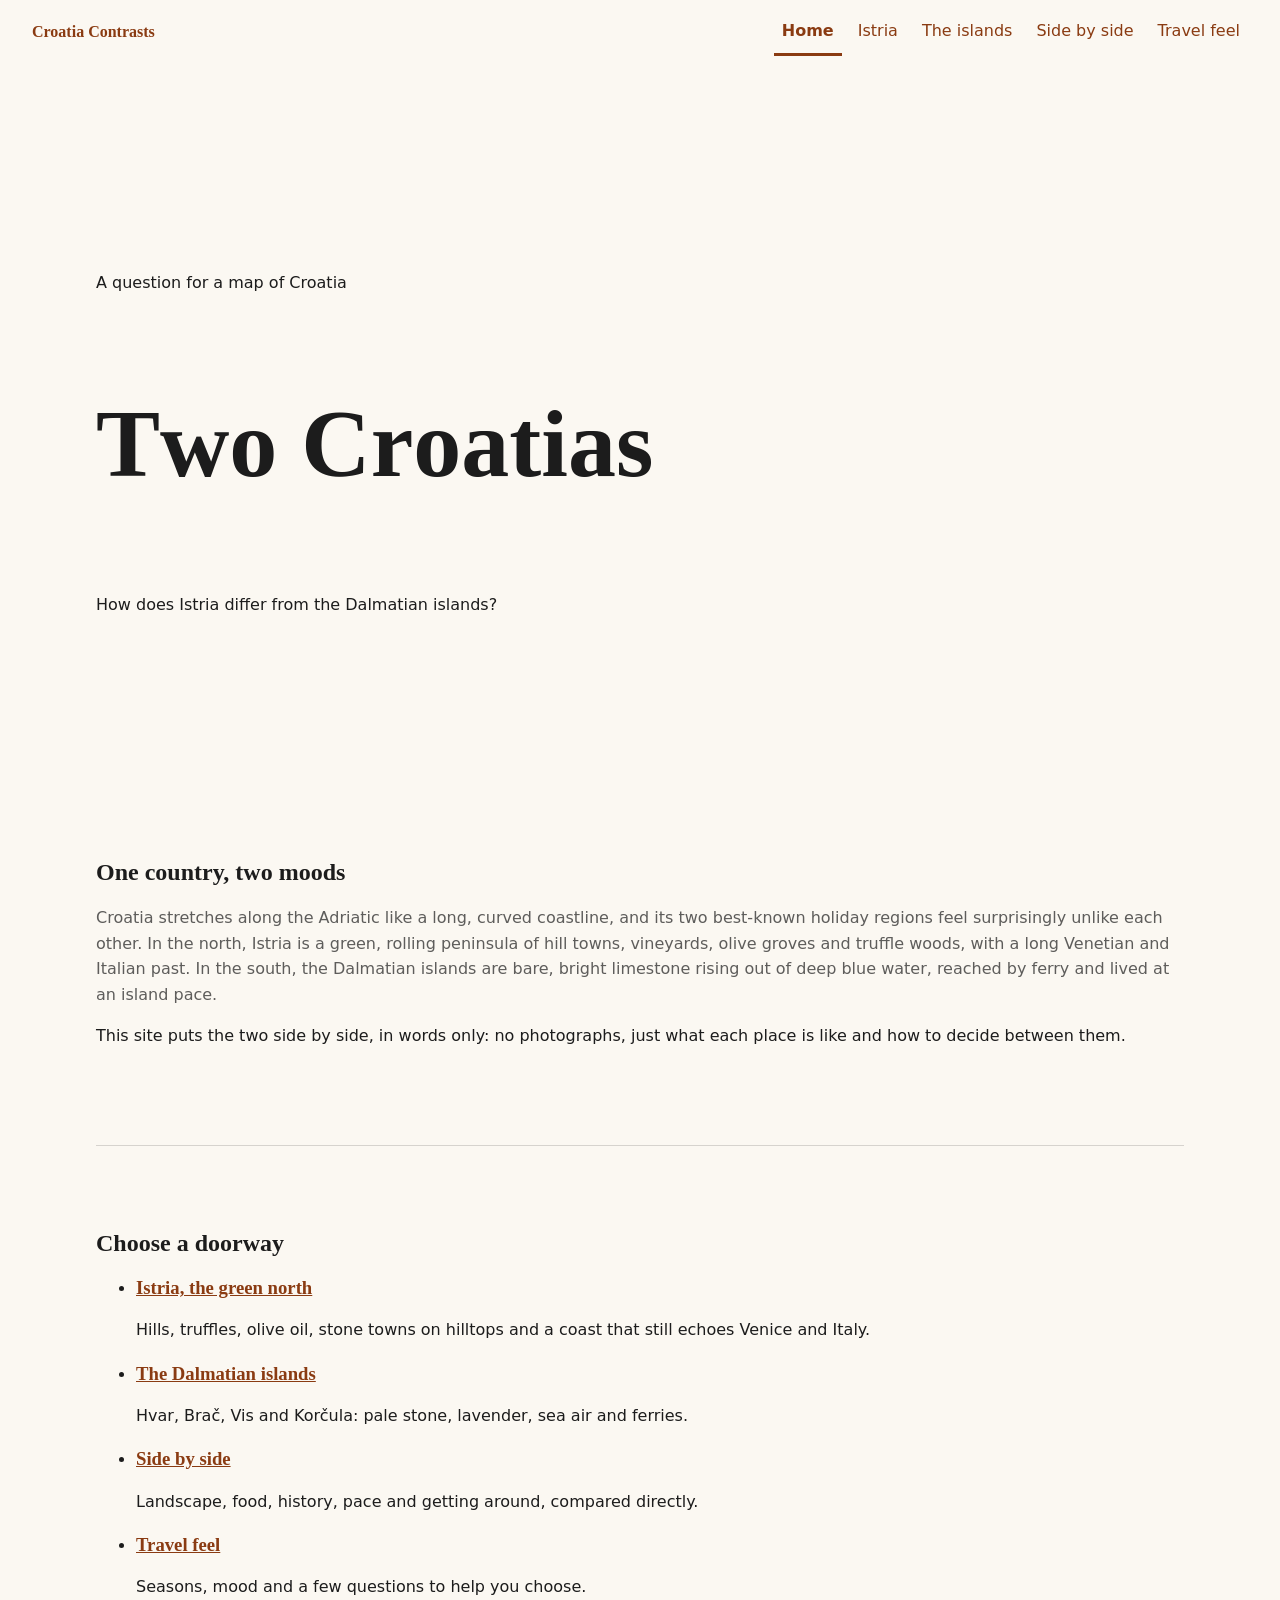
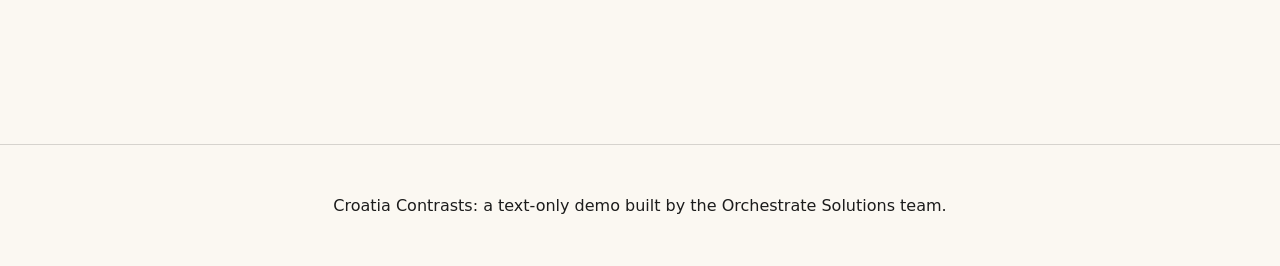
<file: index.html>
<!doctype html>
<html lang="en">
<head>
<meta charset="utf-8">
<meta name="viewport" content="width=device-width, initial-scale=1">
<title>Two Croatias | Croatia Contrasts</title>
<meta name="description" content="Home: the question and a doorway to each coast.">
<link rel="stylesheet" href="css/tokens.css">
<link rel="stylesheet" href="css/layout.css">
<link rel="stylesheet" href="css/site.css">
</head>
<body>
<a class="skip-link" href="#main">Skip to content</a>
<header class="site-header">
<a class="brand" href="index.html">Croatia Contrasts</a>
<nav aria-label="Main"><ul><li><a href="index.html" aria-current="page">Home</a></li><li><a href="pages/istria.html">Istria</a></li><li><a href="pages/islands.html">The islands</a></li><li><a href="pages/side-by-side.html">Side by side</a></li><li><a href="pages/travel-feel.html">Travel feel</a></li></ul></nav>
</header>
<main id="main">
<section class="stage">
<p class="eyebrow">A question for a map of Croatia</p>
<h1 data-kinetic="chars">Two Croatias</h1>
<p class="lead">How does Istria differ from the <span data-rotate="Dalmatian islands|limestone islands|ferry islands">Dalmatian islands</span>?</p>
</section>
<section class="section reveal">
<h2>One country, two moods</h2>
<p data-scroll-words>Croatia stretches along the Adriatic like a long, curved coastline, and its two best-known holiday regions feel surprisingly unlike each other. In the north, Istria is a green, rolling peninsula of hill towns, vineyards, olive groves and truffle woods, with a long Venetian and Italian past. In the south, the Dalmatian islands are bare, bright limestone rising out of deep blue water, reached by ferry and lived at an island pace.</p>
<p>This site puts the two side by side, in words only: no photographs, just what each place is like and how to decide between them.</p>
</section>
<section class="section reveal">
<h2>Choose a doorway</h2>
<ul class="doors">
<li><h3><a href="pages/istria.html">Istria, the green north</a></h3><p>Hills, truffles, olive oil, stone towns on hilltops and a coast that still echoes Venice and Italy.</p></li>
<li><h3><a href="pages/islands.html">The Dalmatian islands</a></h3><p>Hvar, Brač, Vis and Korčula: pale stone, lavender, sea air and ferries.</p></li>
<li><h3><a href="pages/side-by-side.html">Side by side</a></h3><p>Landscape, food, history, pace and getting around, compared directly.</p></li>
<li><h3><a href="pages/travel-feel.html">Travel feel</a></h3><p>Seasons, mood and a few questions to help you choose.</p></li>
</ul>
</section>
</main>
<footer class="site-footer"><p>Croatia Contrasts: a text-only demo built by the Orchestrate Solutions team.</p></footer>
<script src="js/nav.js" defer></script>
<script src="js/app.js" defer></script>
</body>
</html>
</file>
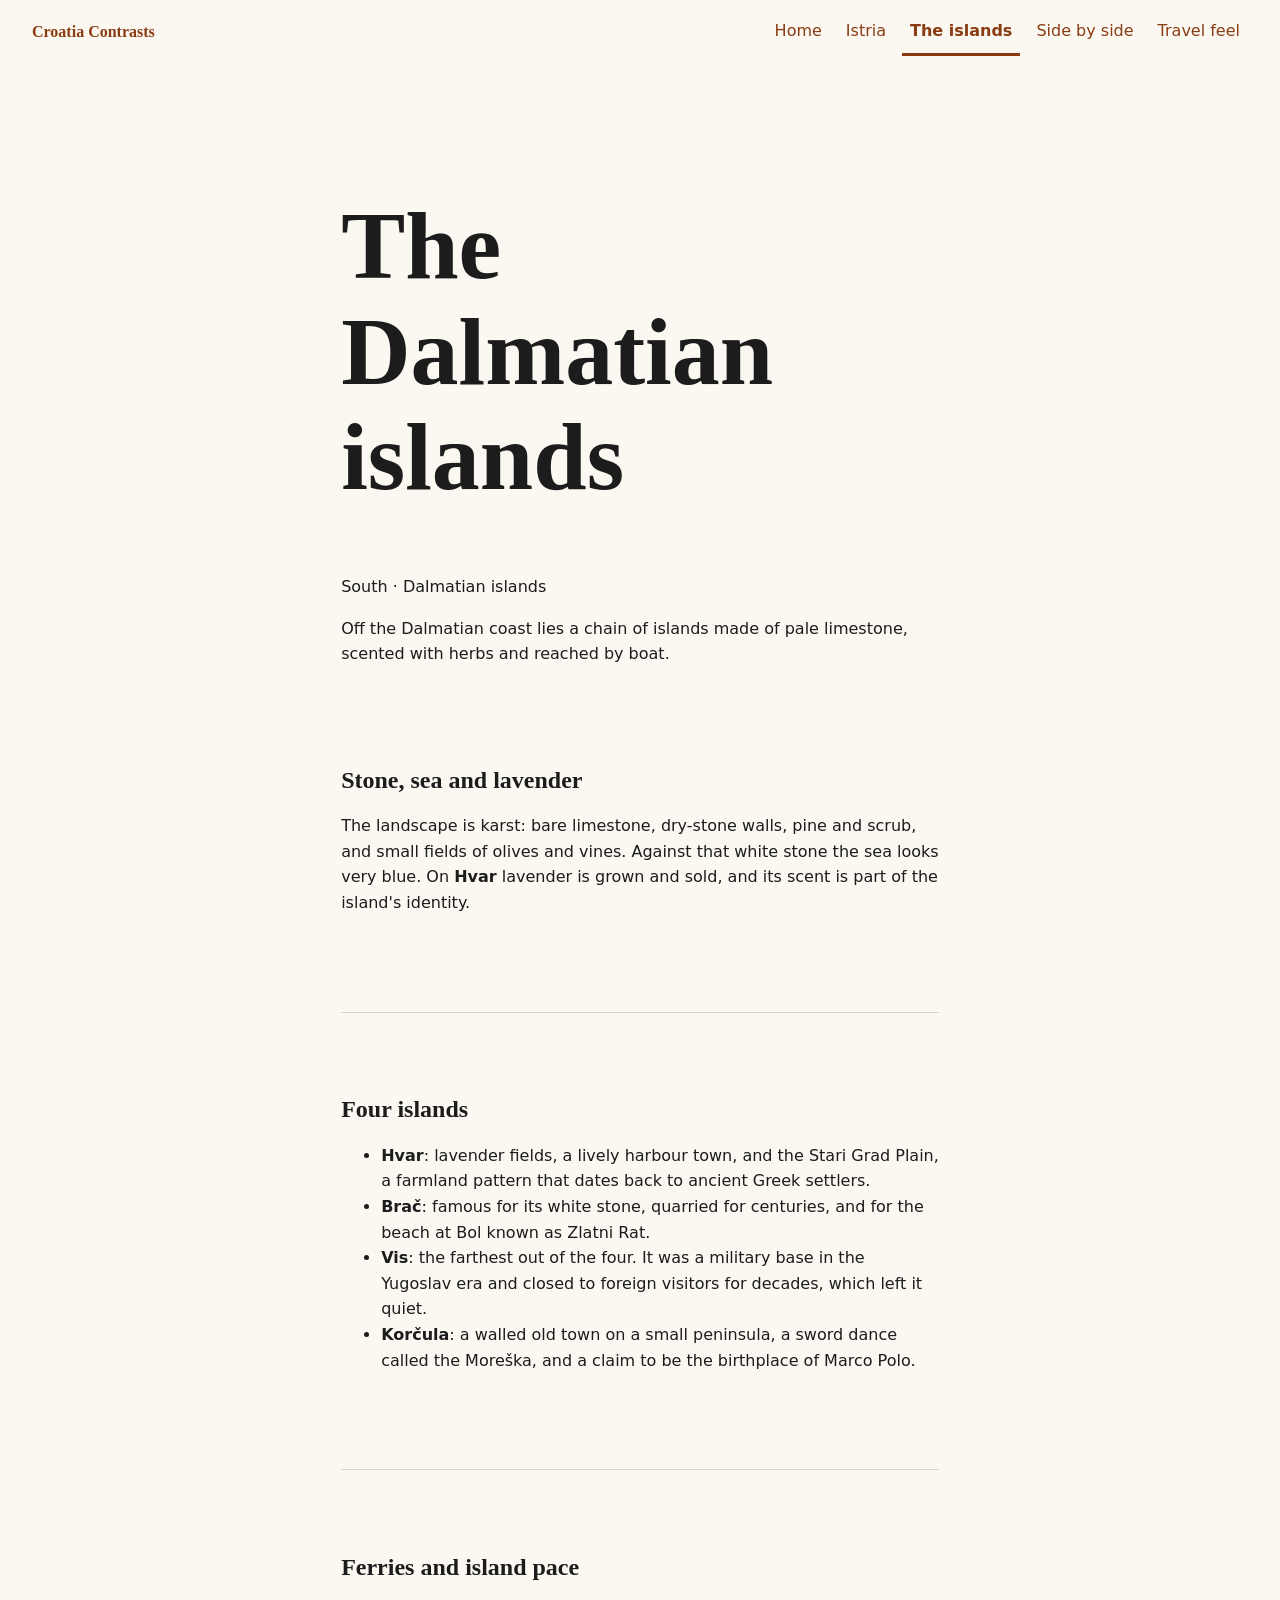
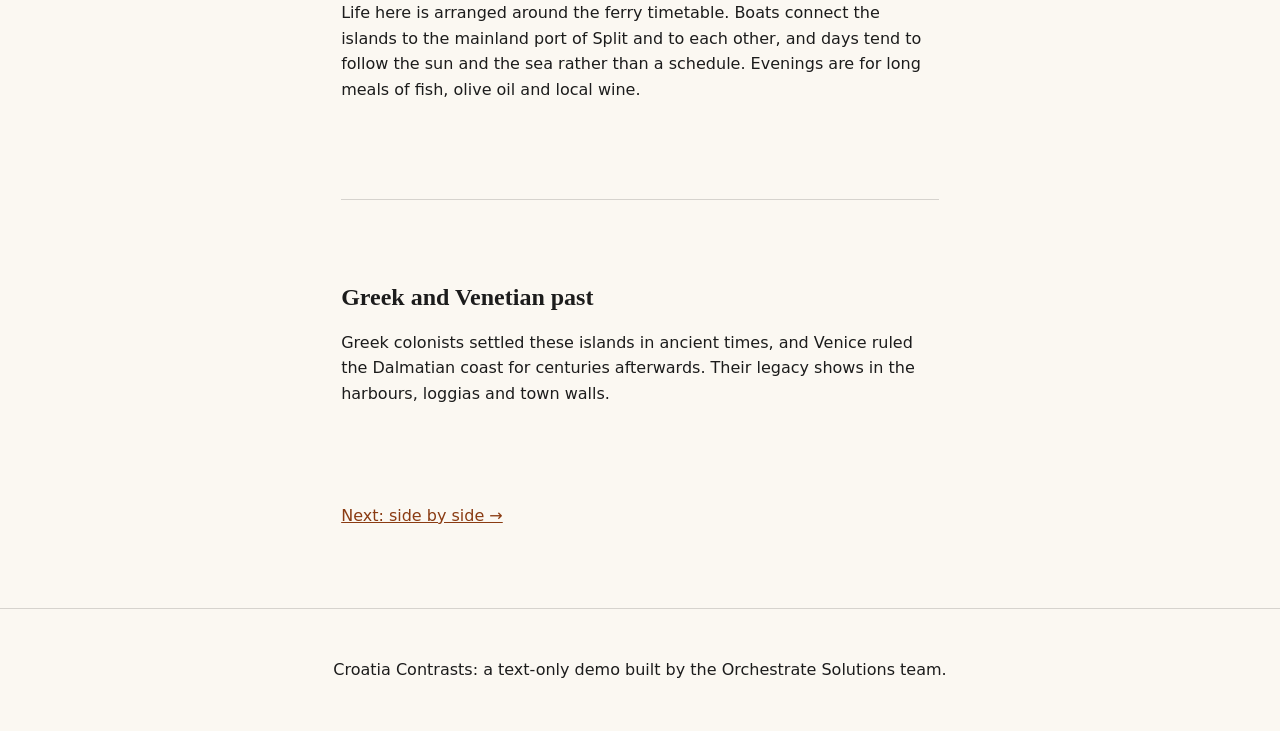
<file: pages/islands.html>
<!doctype html>
<html lang="en">
<head>
<meta charset="utf-8">
<meta name="viewport" content="width=device-width, initial-scale=1">
<title>The Dalmatian islands | Croatia Contrasts</title>
<meta name="description" content="The southern islands: karst, sea, ferries, island pace.">
<link rel="stylesheet" href="../css/tokens.css">
<link rel="stylesheet" href="../css/layout.css">
<link rel="stylesheet" href="../css/site.css">
</head>
<body>
<a class="skip-link" href="#main">Skip to content</a>
<header class="site-header">
<a class="brand" href="../index.html">Croatia Contrasts</a>
<nav aria-label="Main"><ul><li><a href="../index.html">Home</a></li><li><a href="istria.html">Istria</a></li><li><a href="islands.html" aria-current="page">The islands</a></li><li><a href="side-by-side.html">Side by side</a></li><li><a href="travel-feel.html">Travel feel</a></li></ul></nav>
</header>
<main id="main">
<h1>The Dalmatian islands</h1>
<p class="eyebrow">South · Dalmatian islands</p>
<p class="lead">Off the Dalmatian coast lies a chain of islands made of pale limestone, scented with herbs and reached by boat.</p>
<section class="section reveal">
<h2>Stone, sea and lavender</h2>
<p>The landscape is karst: bare limestone, dry-stone walls, pine and scrub, and small fields of olives and vines. Against that white stone the sea looks very blue. On <strong>Hvar</strong> lavender is grown and sold, and its scent is part of the island's identity.</p>
</section>
<section class="section reveal">
<h2>Four islands</h2>
<ul>
<li><strong>Hvar</strong>: lavender fields, a lively harbour town, and the Stari Grad Plain, a farmland pattern that dates back to ancient Greek settlers.</li>
<li><strong>Brač</strong>: famous for its white stone, quarried for centuries, and for the beach at Bol known as Zlatni Rat.</li>
<li><strong>Vis</strong>: the farthest out of the four. It was a military base in the Yugoslav era and closed to foreign visitors for decades, which left it quiet.</li>
<li><strong>Korčula</strong>: a walled old town on a small peninsula, a sword dance called the Moreška, and a claim to be the birthplace of Marco Polo.</li>
</ul>
</section>
<section class="section reveal">
<h2>Ferries and island pace</h2>
<p>Life here is arranged around the ferry timetable. Boats connect the islands to the mainland port of Split and to each other, and days tend to follow the sun and the sea rather than a schedule. Evenings are for long meals of fish, olive oil and local wine.</p>
</section>
<section class="section reveal">
<h2>Greek and Venetian past</h2>
<p>Greek colonists settled these islands in ancient times, and Venice ruled the Dalmatian coast for centuries afterwards. Their legacy shows in the harbours, loggias and town walls.</p>
</section>
<p><a href="side-by-side.html">Next: side by side &rarr;</a></p>
</main>
<footer class="site-footer"><p>Croatia Contrasts: a text-only demo built by the Orchestrate Solutions team.</p></footer>
<script src="../js/nav.js" defer></script>
<script src="../js/app.js" defer></script>
</body>
</html>
</file>
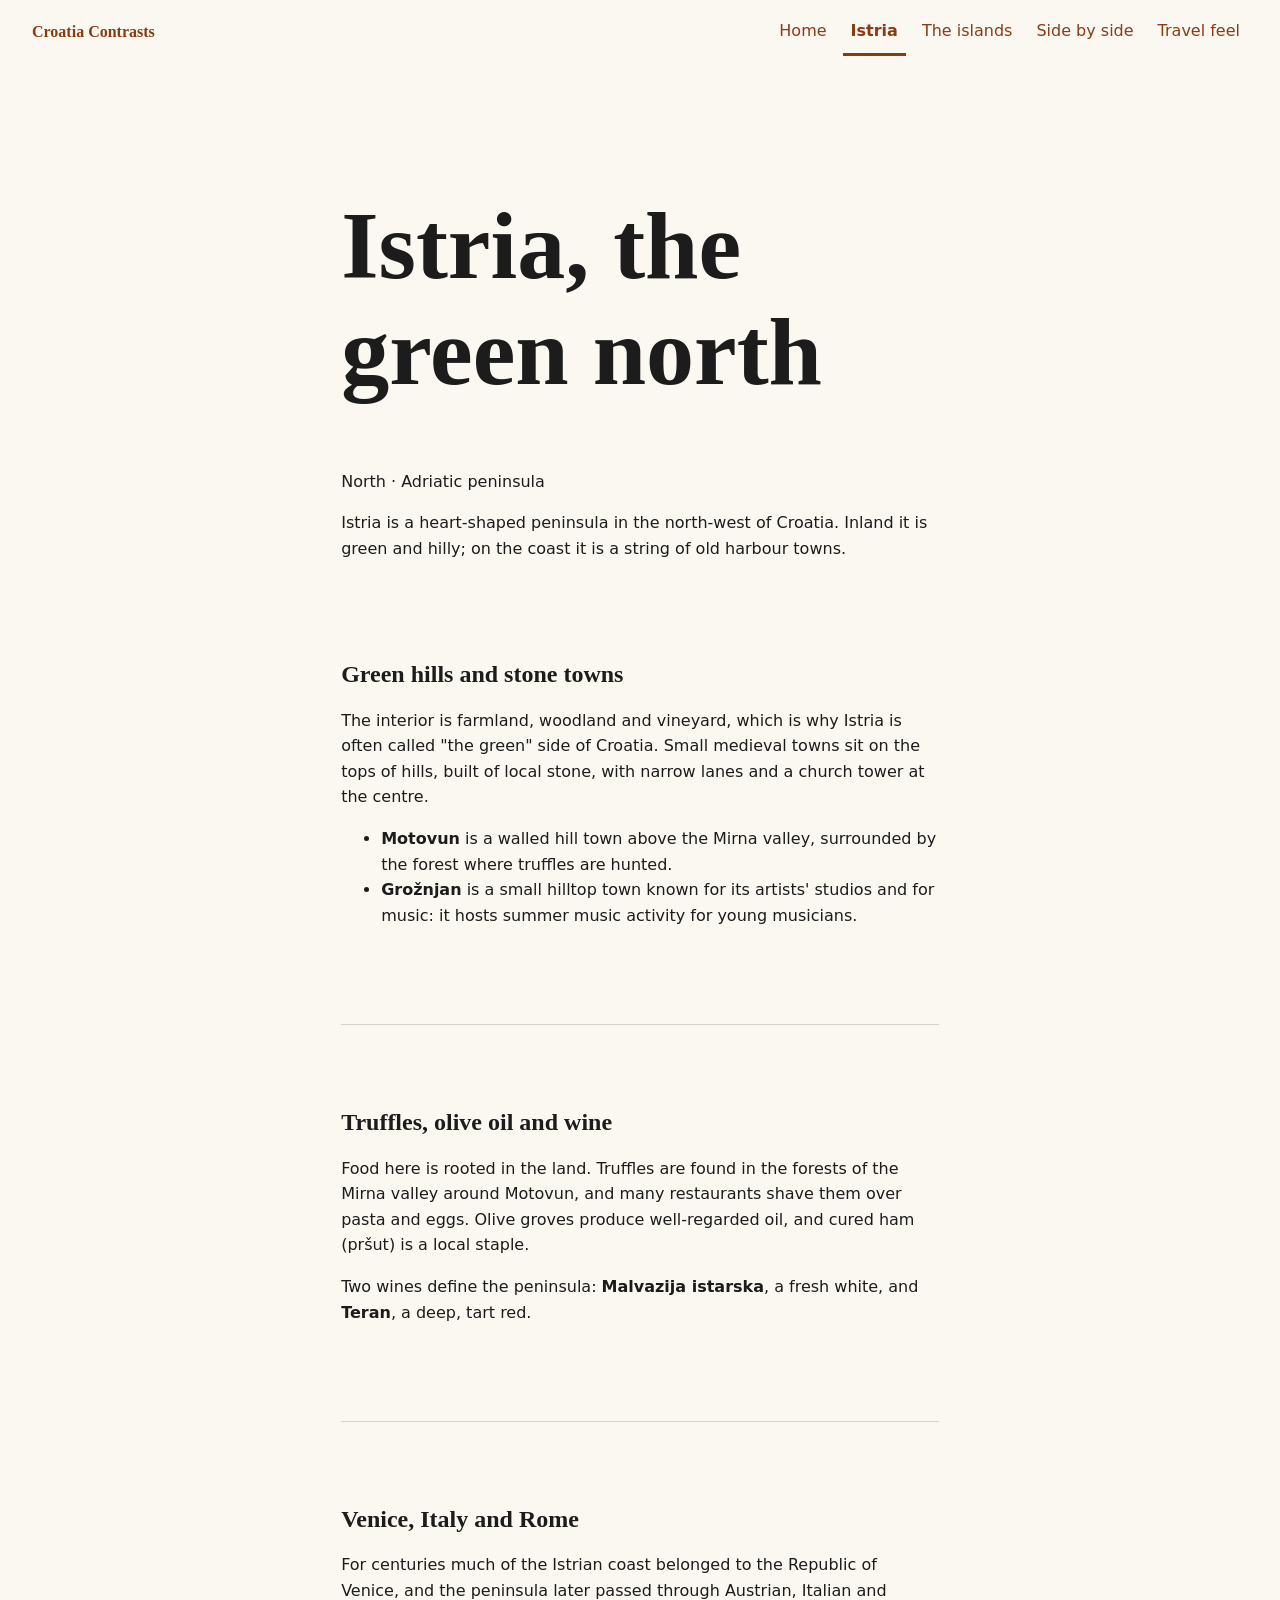
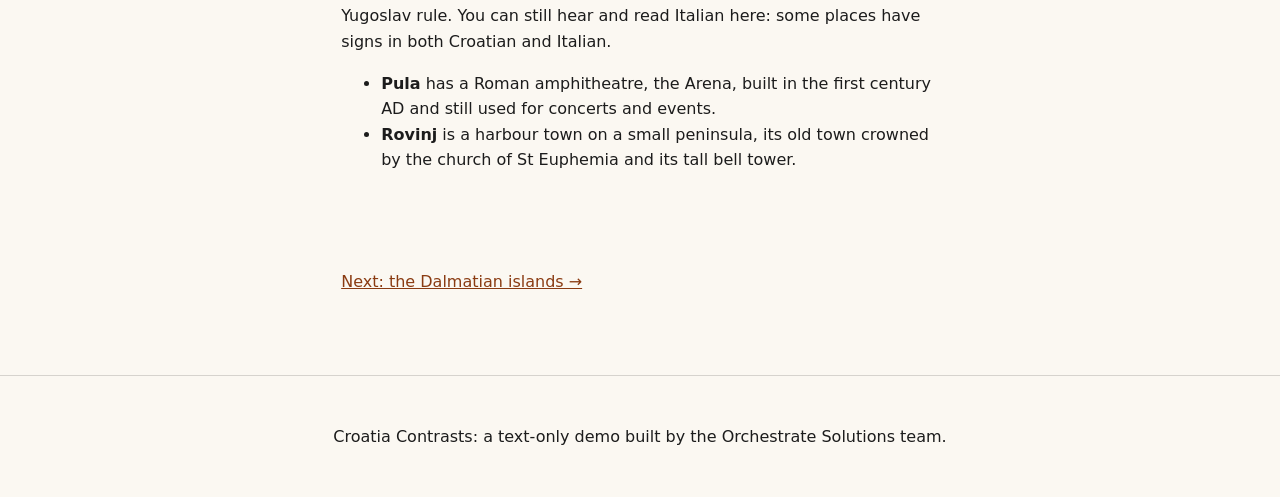
<file: pages/istria.html>
<!doctype html>
<html lang="en">
<head>
<meta charset="utf-8">
<meta name="viewport" content="width=device-width, initial-scale=1">
<title>Istria, the green north | Croatia Contrasts</title>
<meta name="description" content="Istria: hills, truffles, stone hill towns, Italian echoes.">
<link rel="stylesheet" href="../css/tokens.css">
<link rel="stylesheet" href="../css/layout.css">
<link rel="stylesheet" href="../css/site.css">
</head>
<body>
<a class="skip-link" href="#main">Skip to content</a>
<header class="site-header">
<a class="brand" href="../index.html">Croatia Contrasts</a>
<nav aria-label="Main"><ul><li><a href="../index.html">Home</a></li><li><a href="istria.html" aria-current="page">Istria</a></li><li><a href="islands.html">The islands</a></li><li><a href="side-by-side.html">Side by side</a></li><li><a href="travel-feel.html">Travel feel</a></li></ul></nav>
</header>
<main id="main">
<h1>Istria, the green north</h1>
<p class="eyebrow">North · Adriatic peninsula</p>
<p class="lead">Istria is a heart-shaped peninsula in the north-west of Croatia. Inland it is green and hilly; on the coast it is a string of old harbour towns.</p>
<section class="section reveal">
<h2>Green hills and stone towns</h2>
<p>The interior is farmland, woodland and vineyard, which is why Istria is often called "the green" side of Croatia. Small medieval towns sit on the tops of hills, built of local stone, with narrow lanes and a church tower at the centre.</p>
<ul>
<li><strong>Motovun</strong> is a walled hill town above the Mirna valley, surrounded by the forest where truffles are hunted.</li>
<li><strong>Grožnjan</strong> is a small hilltop town known for its artists' studios and for music: it hosts summer music activity for young musicians.</li>
</ul>
</section>
<section class="section reveal">
<h2>Truffles, olive oil and wine</h2>
<p>Food here is rooted in the land. Truffles are found in the forests of the Mirna valley around Motovun, and many restaurants shave them over pasta and eggs. Olive groves produce well-regarded oil, and cured ham (pršut) is a local staple.</p>
<p>Two wines define the peninsula: <strong>Malvazija istarska</strong>, a fresh white, and <strong>Teran</strong>, a deep, tart red.</p>
</section>
<section class="section reveal">
<h2>Venice, Italy and Rome</h2>
<p>For centuries much of the Istrian coast belonged to the Republic of Venice, and the peninsula later passed through Austrian, Italian and Yugoslav rule. You can still hear and read Italian here: some places have signs in both Croatian and Italian.</p>
<ul>
<li><strong>Pula</strong> has a Roman amphitheatre, the Arena, built in the first century AD and still used for concerts and events.</li>
<li><strong>Rovinj</strong> is a harbour town on a small peninsula, its old town crowned by the church of St Euphemia and its tall bell tower.</li>
</ul>
</section>
<p><a href="islands.html">Next: the Dalmatian islands &rarr;</a></p>
</main>
<footer class="site-footer"><p>Croatia Contrasts: a text-only demo built by the Orchestrate Solutions team.</p></footer>
<script src="../js/nav.js" defer></script>
<script src="../js/app.js" defer></script>
</body>
</html>
</file>
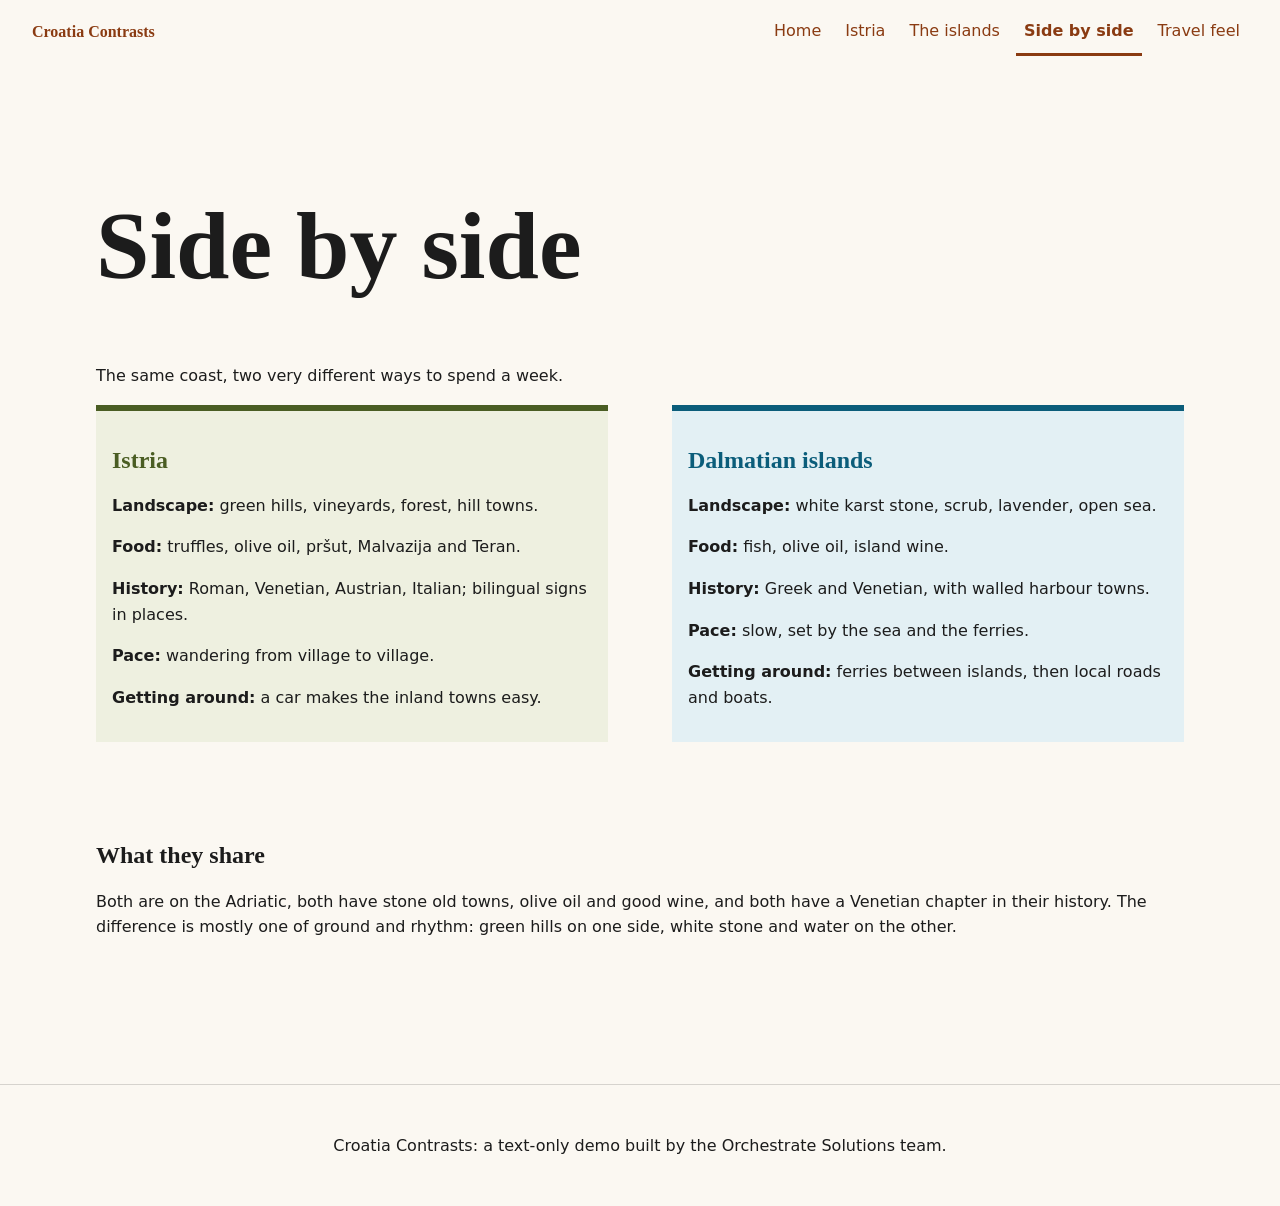
<file: pages/side-by-side.html>
<!doctype html>
<html lang="en">
<head>
<meta charset="utf-8">
<meta name="viewport" content="width=device-width, initial-scale=1">
<title>Side by side | Croatia Contrasts</title>
<meta name="description" content="Direct comparison: landscape, food, history, pace, getting around.">
<link rel="stylesheet" href="../css/tokens.css">
<link rel="stylesheet" href="../css/layout.css">
<link rel="stylesheet" href="../css/site.css">
</head>
<body>
<a class="skip-link" href="#main">Skip to content</a>
<header class="site-header">
<a class="brand" href="../index.html">Croatia Contrasts</a>
<nav aria-label="Main"><ul><li><a href="../index.html">Home</a></li><li><a href="istria.html">Istria</a></li><li><a href="islands.html">The islands</a></li><li><a href="side-by-side.html" aria-current="page">Side by side</a></li><li><a href="travel-feel.html">Travel feel</a></li></ul></nav>
</header>
<main id="main">
<h1>Side by side</h1>
<p class="lead">The same coast, two very different ways to spend a week.</p>
<div class="split">
<section class="istria"><h2>Istria</h2>
<p><strong>Landscape:</strong> green hills, vineyards, forest, hill towns.</p>
<p><strong>Food:</strong> truffles, olive oil, pršut, Malvazija and Teran.</p>
<p><strong>History:</strong> Roman, Venetian, Austrian, Italian; bilingual signs in places.</p>
<p><strong>Pace:</strong> wandering from village to village.</p>
<p><strong>Getting around:</strong> a car makes the inland towns easy.</p></section>
<section class="islands"><h2>Dalmatian islands</h2>
<p><strong>Landscape:</strong> white karst stone, scrub, lavender, open sea.</p>
<p><strong>Food:</strong> fish, olive oil, island wine.</p>
<p><strong>History:</strong> Greek and Venetian, with walled harbour towns.</p>
<p><strong>Pace:</strong> slow, set by the sea and the ferries.</p>
<p><strong>Getting around:</strong> ferries between islands, then local roads and boats.</p></section>
</div>
<section class="section reveal">
<h2>What they share</h2>
<p>Both are on the Adriatic, both have stone old towns, olive oil and good wine, and both have a Venetian chapter in their history. The difference is mostly one of ground and rhythm: green hills on one side, white stone and water on the other.</p>
</section>
</main>
<footer class="site-footer"><p>Croatia Contrasts: a text-only demo built by the Orchestrate Solutions team.</p></footer>
<script src="../js/nav.js" defer></script>
<script src="../js/app.js" defer></script>
</body>
</html>
</file>
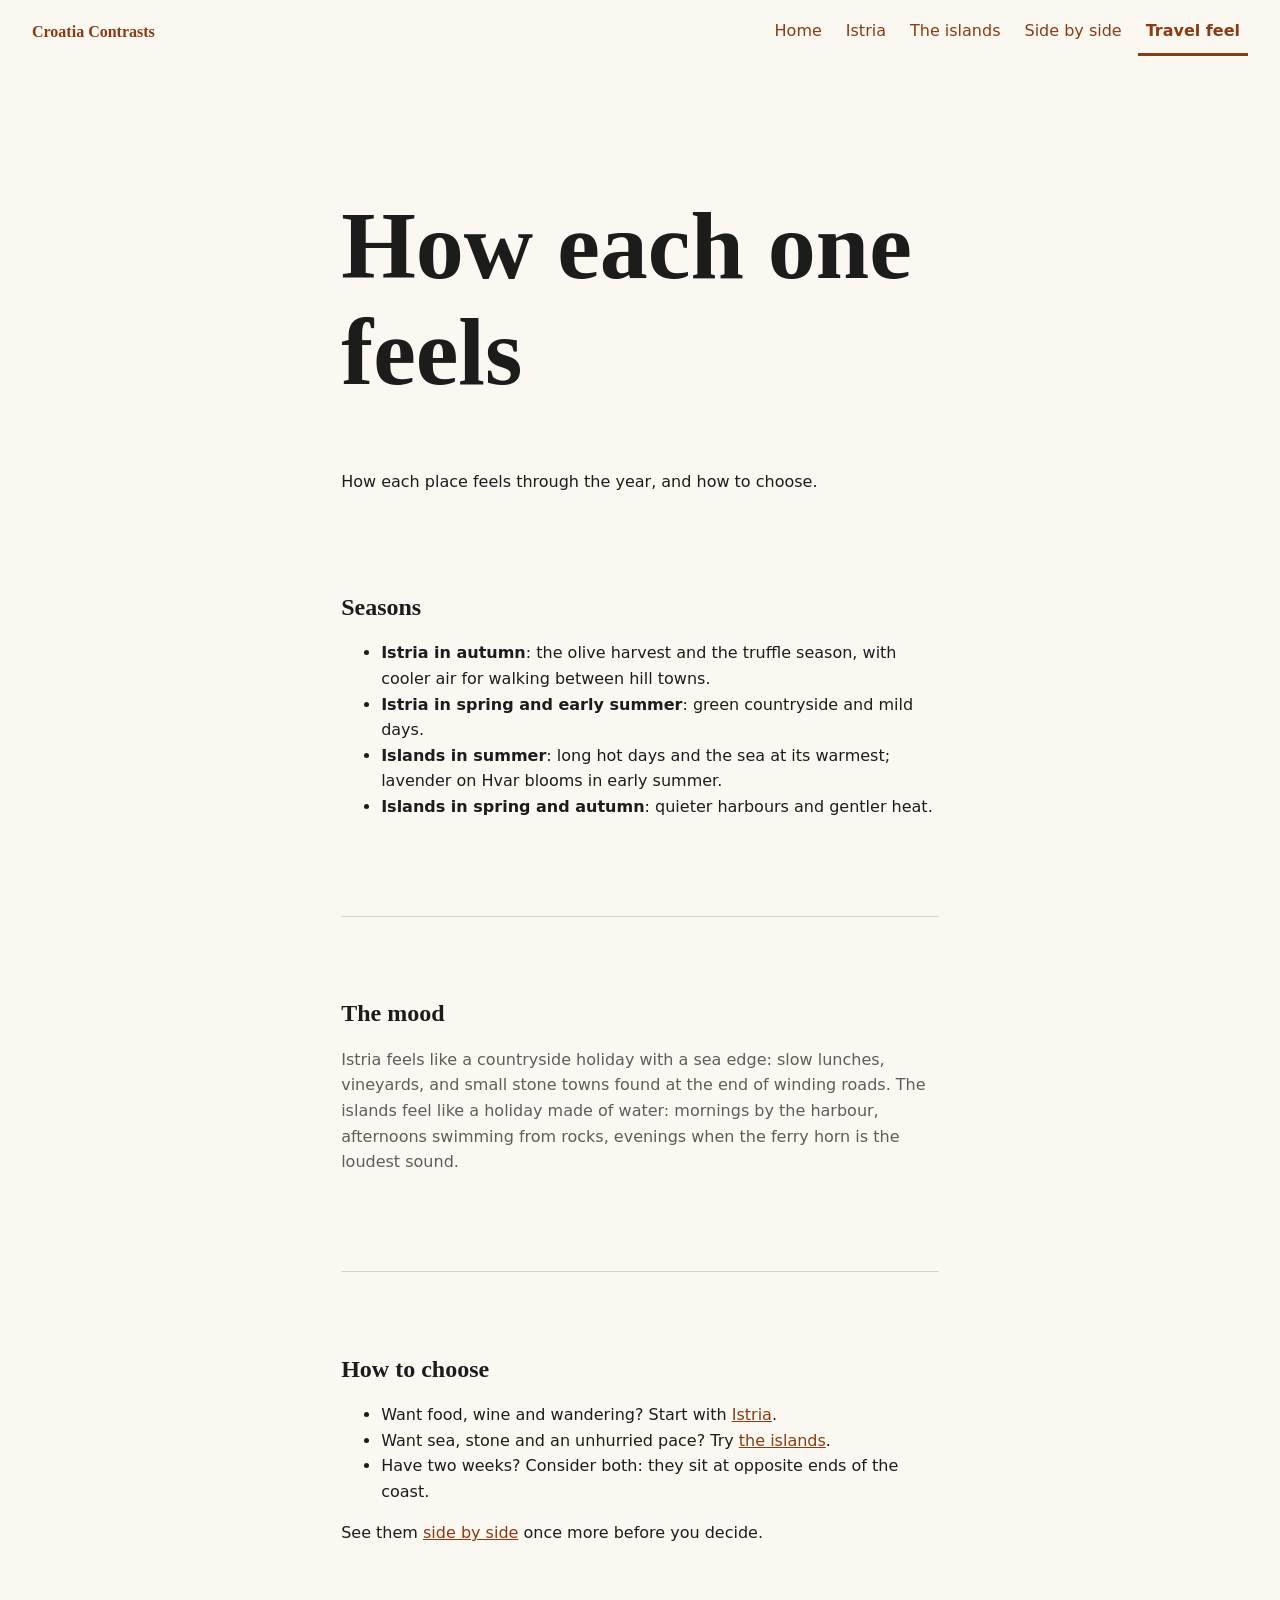
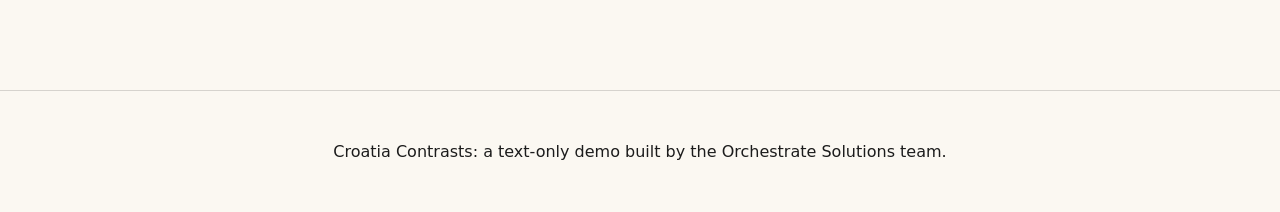
<file: pages/travel-feel.html>
<!doctype html>
<html lang="en">
<head>
<meta charset="utf-8">
<meta name="viewport" content="width=device-width, initial-scale=1">
<title>How each one feels | Croatia Contrasts</title>
<meta name="description" content="Travel feel: seasons, mood and how to choose.">
<link rel="stylesheet" href="../css/tokens.css">
<link rel="stylesheet" href="../css/layout.css">
<link rel="stylesheet" href="../css/site.css">
</head>
<body>
<a class="skip-link" href="#main">Skip to content</a>
<header class="site-header">
<a class="brand" href="../index.html">Croatia Contrasts</a>
<nav aria-label="Main"><ul><li><a href="../index.html">Home</a></li><li><a href="istria.html">Istria</a></li><li><a href="islands.html">The islands</a></li><li><a href="side-by-side.html">Side by side</a></li><li><a href="travel-feel.html" aria-current="page">Travel feel</a></li></ul></nav>
</header>
<main id="main">
<h1>How each one feels</h1>
<p class="lead">How each place feels through the year, and how to choose.</p>
<section class="section reveal">
<h2>Seasons</h2>
<ul>
<li><strong>Istria in autumn</strong>: the olive harvest and the truffle season, with cooler air for walking between hill towns.</li>
<li><strong>Istria in spring and early summer</strong>: green countryside and mild days.</li>
<li><strong>Islands in summer</strong>: long hot days and the sea at its warmest; lavender on Hvar blooms in early summer.</li>
<li><strong>Islands in spring and autumn</strong>: quieter harbours and gentler heat.</li>
</ul>
</section>
<section class="section reveal">
<h2>The mood</h2>
<p data-scroll-words>Istria feels like a countryside holiday with a sea edge: slow lunches, vineyards, and small stone towns found at the end of winding roads. The islands feel like a holiday made of water: mornings by the harbour, afternoons swimming from rocks, evenings when the ferry horn is the loudest sound.</p>
</section>
<section class="section reveal">
<h2>How to choose</h2>
<ul>
<li>Want food, wine and wandering? Start with <a href="istria.html">Istria</a>.</li>
<li>Want sea, stone and an unhurried pace? Try <a href="islands.html">the islands</a>.</li>
<li>Have two weeks? Consider both: they sit at opposite ends of the coast.</li>
</ul>
<p>See them <a href="side-by-side.html">side by side</a> once more before you decide.</p>
</section>
</main>
<footer class="site-footer"><p>Croatia Contrasts: a text-only demo built by the Orchestrate Solutions team.</p></footer>
<script src="../js/nav.js" defer></script>
<script src="../js/app.js" defer></script>
</body>
</html>
</file>
<file: css/tokens.css>
/* Design tokens (owner: Designer). Typography only: system fonts, no images.
   Palette: warm paper ground, two regional voices.
   Istria = moss green + truffle brown (hills, woods, stone towns).
   Islands = deep Adriatic blue + sun gold (sea, limestone, light).
   Every text pair below is WCAG AA (4.5:1 or better) on its stated ground. */
:root {
  /* Type: Georgia display for editorial weight, system sans for reading. */
  --font-display: Georgia, "Times New Roman", serif;
  --font-body: system-ui, -apple-system, "Segoe UI", Roboto, sans-serif;
  --font-mono: ui-monospace, SFMono-Regular, Menlo, Consolas, monospace;

  /* Type scale (fluid, phone to desktop) */
  --step--1: clamp(.85rem, .83rem + .1vw, .92rem);
  --step-0: clamp(1.05rem, 1rem + .25vw, 1.2rem);
  --step-1: clamp(1.3rem, 1.2rem + .5vw, 1.6rem);
  --step-2: clamp(1.7rem, 1.4rem + 1.4vw, 2.5rem);
  --step-3: clamp(2.3rem, 1.7rem + 3vw, 4rem);
  --step-4: clamp(3rem, 2rem + 6vw, 7rem);
  --tracking-caps: .14em;
  --leading-tight: 1.05;
  --leading-body: 1.6;

  /* Ground and text */
  --color-bg: #fbf8f2;          /* paper */
  --color-text: #1c1c1c;        /* ink, 16:1 on bg */
  --color-muted: #5a554c;       /* secondary text, 6.9:1 on bg */
  --color-rule: #d9d2c3;        /* hairlines, decorative only */

  /* Istria */
  --color-istria: #4a5d23;      /* moss, 6.7:1 on bg */
  --color-istria-deep: #2f3d14; /* dark ground for light text */
  --color-truffle: #5b3a29;     /* truffle brown, 9:1 on bg */
  --color-istria-tint: #eef0e0; /* pale green panel, text stays #1c1c1c */

  /* Islands */
  --color-islands: #0b5d7a;     /* Adriatic, 7:1 on bg */
  --color-islands-deep: #06364a;/* dark ground for light text */
  --color-sun: #f2c14e;         /* gold; use as a ground or on deep blue, 7.7:1 on islands-deep, never as text on paper */
  --color-islands-tint: #e3f0f4;/* pale sea panel, text stays #1c1c1c */

  /* Accent for links and highlights */
  --color-accent: #8a3b12;      /* terracotta roof, 7:1 on bg */
  --color-on-deep: #fbf8f2;     /* text on the two deep grounds */

  /* Space, shape */
  --space-1: .5rem;
  --space-2: 1rem;
  --space-3: 2rem;
  --space-4: 4rem;
  --space-5: 8rem;
  --radius-s: 2px;
  --radius-m: 6px;
  --measure: 65ch;

  /* Motion (JS and CSS reuse these; reduced motion is handled in site.css) */
  --ease-out: cubic-bezier(.2, .8, .2, 1);
  --dur-s: .3s;
  --dur-m: .8s;
  --dur-l: 1.6s;
}
</file>
<file: css/layout.css>
/* Page shell layout (owner: UI/UX). Mobile first. */
* { box-sizing: border-box; }
html { scroll-behavior: smooth; }
body { margin: 0; min-height: 100vh; display: flex; flex-direction: column; overflow-wrap: break-word; }
main { flex: 1; }

.skip-link { position: absolute; left: -999px; top: 0; }
.skip-link:focus { left: var(--space-1); top: var(--space-1); background: var(--color-bg); color: var(--color-text); padding: var(--space-1) var(--space-2); border: 2px solid currentColor; z-index: 20; }

.site-header { display: flex; flex-direction: column; gap: var(--space-1); padding: var(--space-1) var(--space-2); position: sticky; top: 0; z-index: 10; background: var(--color-bg); border-bottom: 1px solid transparent; transition: border-color .3s ease; }
.site-header.is-scrolled { border-bottom-color: currentColor; }
.site-header ul { display: flex; flex-wrap: wrap; gap: 0 var(--space-1); list-style: none; margin: 0; padding: 0; }
.site-header nav a { display: inline-block; padding: .6rem .5rem; min-height: 44px; text-decoration: none; border-bottom: 3px solid transparent; }
.site-header nav a:hover { border-bottom-color: var(--color-accent); }
.site-header nav a[aria-current="page"] { border-bottom-color: currentColor; }
.brand { display: inline-block; padding: .4rem 0; }

main { width: 100%; max-width: var(--measure); margin: 0 auto; padding: var(--space-3) var(--space-2); }
main > * + * { margin-top: var(--space-2); }
main.wide, main:has(.stage), main:has(.split) { max-width: 72rem; }

/* Text-animation containers. Content must stay readable with no JS and no motion. */
.stage { min-height: 70vh; display: flex; flex-direction: column; justify-content: center; padding: var(--space-4) 0; overflow: hidden; }
.kinetic { display: block; max-width: 100%; overflow: hidden; }
.kinetic .word, .kinetic .char { display: inline-block; }
.section { padding: var(--space-4) 0; }
.section + .section { border-top: 1px solid rgba(0,0,0,.15); }
.pin-text { position: sticky; top: 5rem; }

/* Two coasts side by side: stacked on phones, columns from tablet up. */
.split { display: grid; grid-template-columns: 1fr; gap: var(--space-3); }
.split > * { min-width: 0; padding: var(--space-2); border-top: 6px solid currentColor; }
.split > .istria { color: var(--color-istria); background: var(--color-istria-tint); }
.split > .islands { color: var(--color-islands); background: var(--color-islands-tint); }
.split > * > * { color: var(--color-text); }
.split > * > :is(h2, h3) { color: inherit; }

.site-footer { padding: var(--space-3) var(--space-2); text-align: center; border-top: 1px solid rgba(0,0,0,.15); }

@media (min-width: 40rem) {
  .site-header { flex-direction: row; align-items: center; justify-content: space-between; padding: var(--space-1) var(--space-3); }
  main { padding: var(--space-4) var(--space-3); }
}
@media (min-width: 56rem) {
  .split { grid-template-columns: 1fr 1fr; gap: var(--space-4); }
}
@media (prefers-reduced-motion: reduce) {
  html { scroll-behavior: auto; }
  .site-header { transition: none; }
}
@media print { .site-header, .skip-link { position: static; } }
</file>
<file: css/site.css>
/* Base look and shared text effects (owner: Lead Dev). */
body { font-family: var(--font-body); background: var(--color-bg); color: var(--color-text); line-height: 1.6; }
h1, h2, h3 { font-family: var(--font-display); line-height: 1.1; }
h1 { font-size: clamp(2.5rem, 9vw, 6rem); }
a { color: var(--color-accent); }
a:focus-visible { outline: 3px solid currentColor; outline-offset: 3px; }
.brand { font-family: var(--font-display); font-weight: 700; text-decoration: none; }
[aria-current="page"] { font-weight: 700; }
/* Scroll reveal: app.js adds .is-visible. Content stays visible without JS. */
.js .reveal { opacity: 0; transform: translateY(1.5rem); transition: opacity .8s ease, transform .8s ease; }
.js .reveal.is-visible { opacity: 1; transform: none; }
@media (prefers-reduced-motion: reduce) {
  .js .reveal { opacity: 1; transform: none; transition: none; }
  * { animation: none !important; scroll-behavior: auto !important; }
}
</file>
